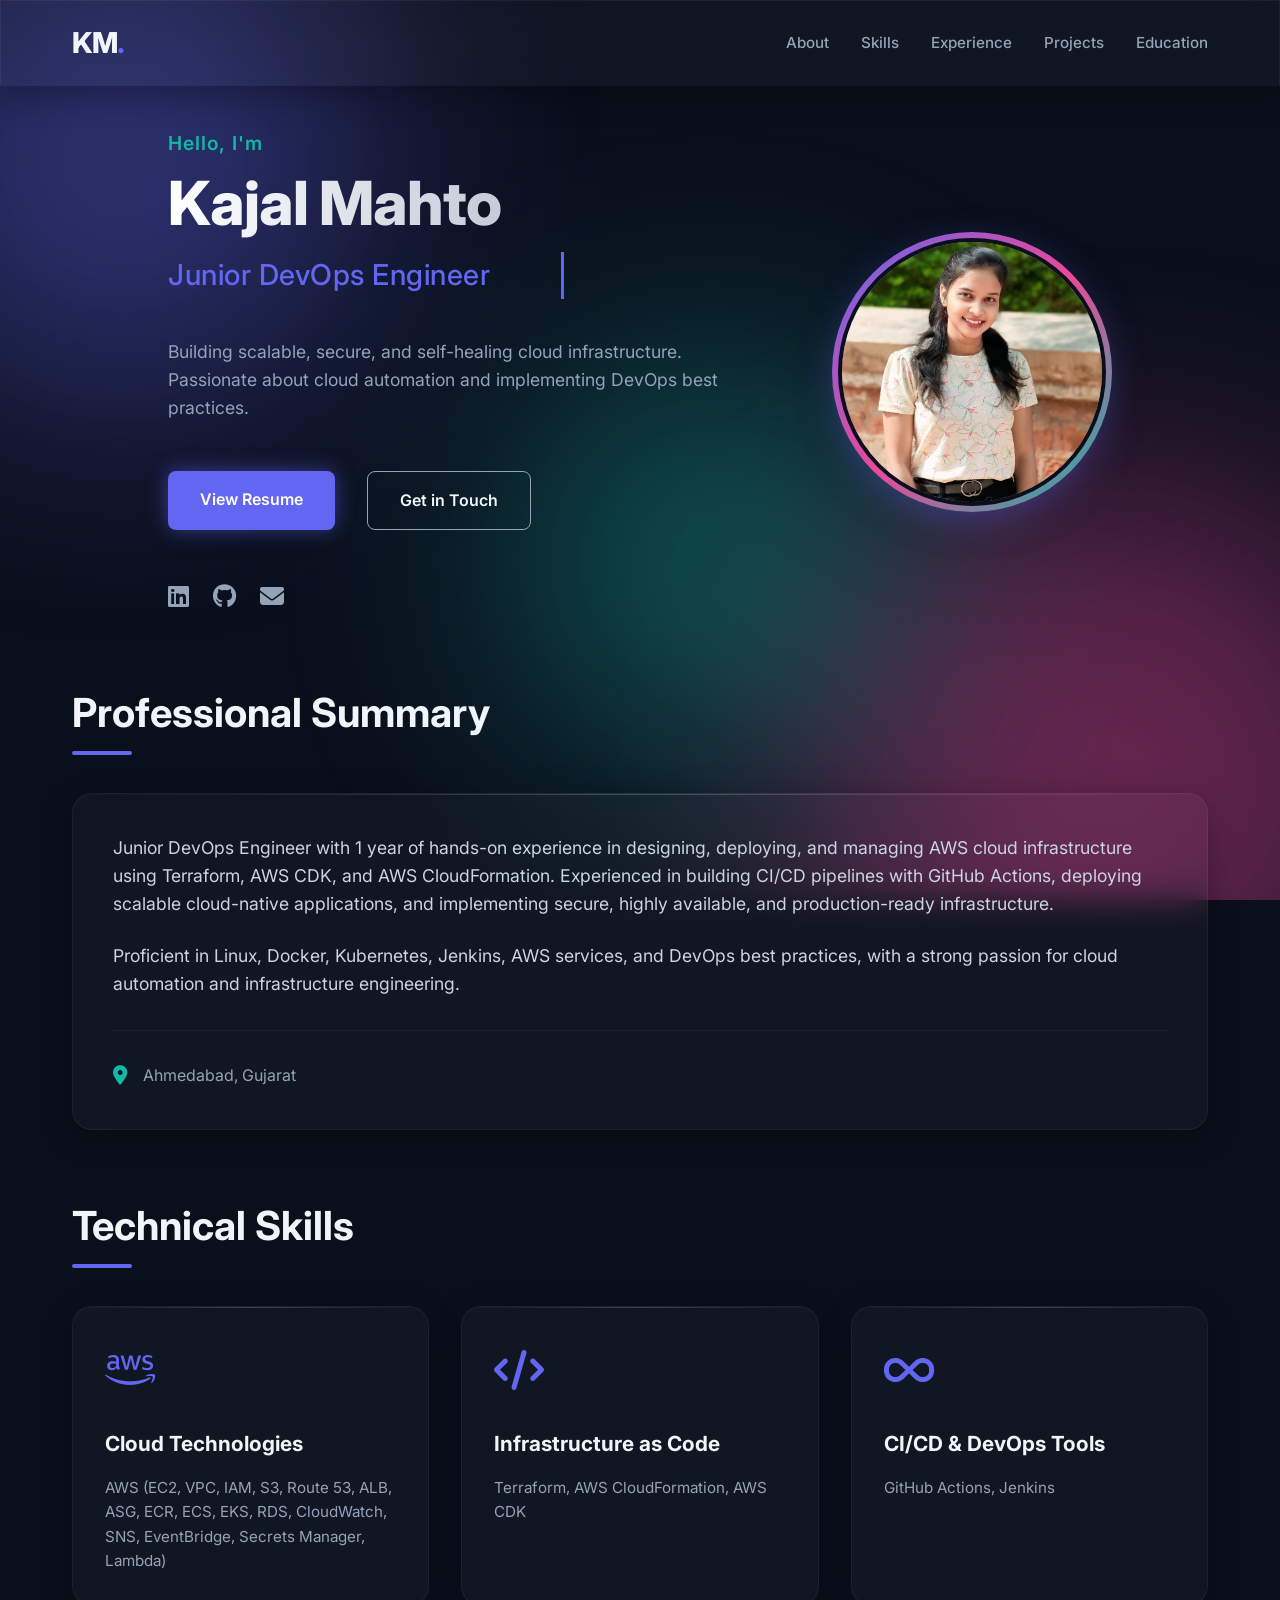
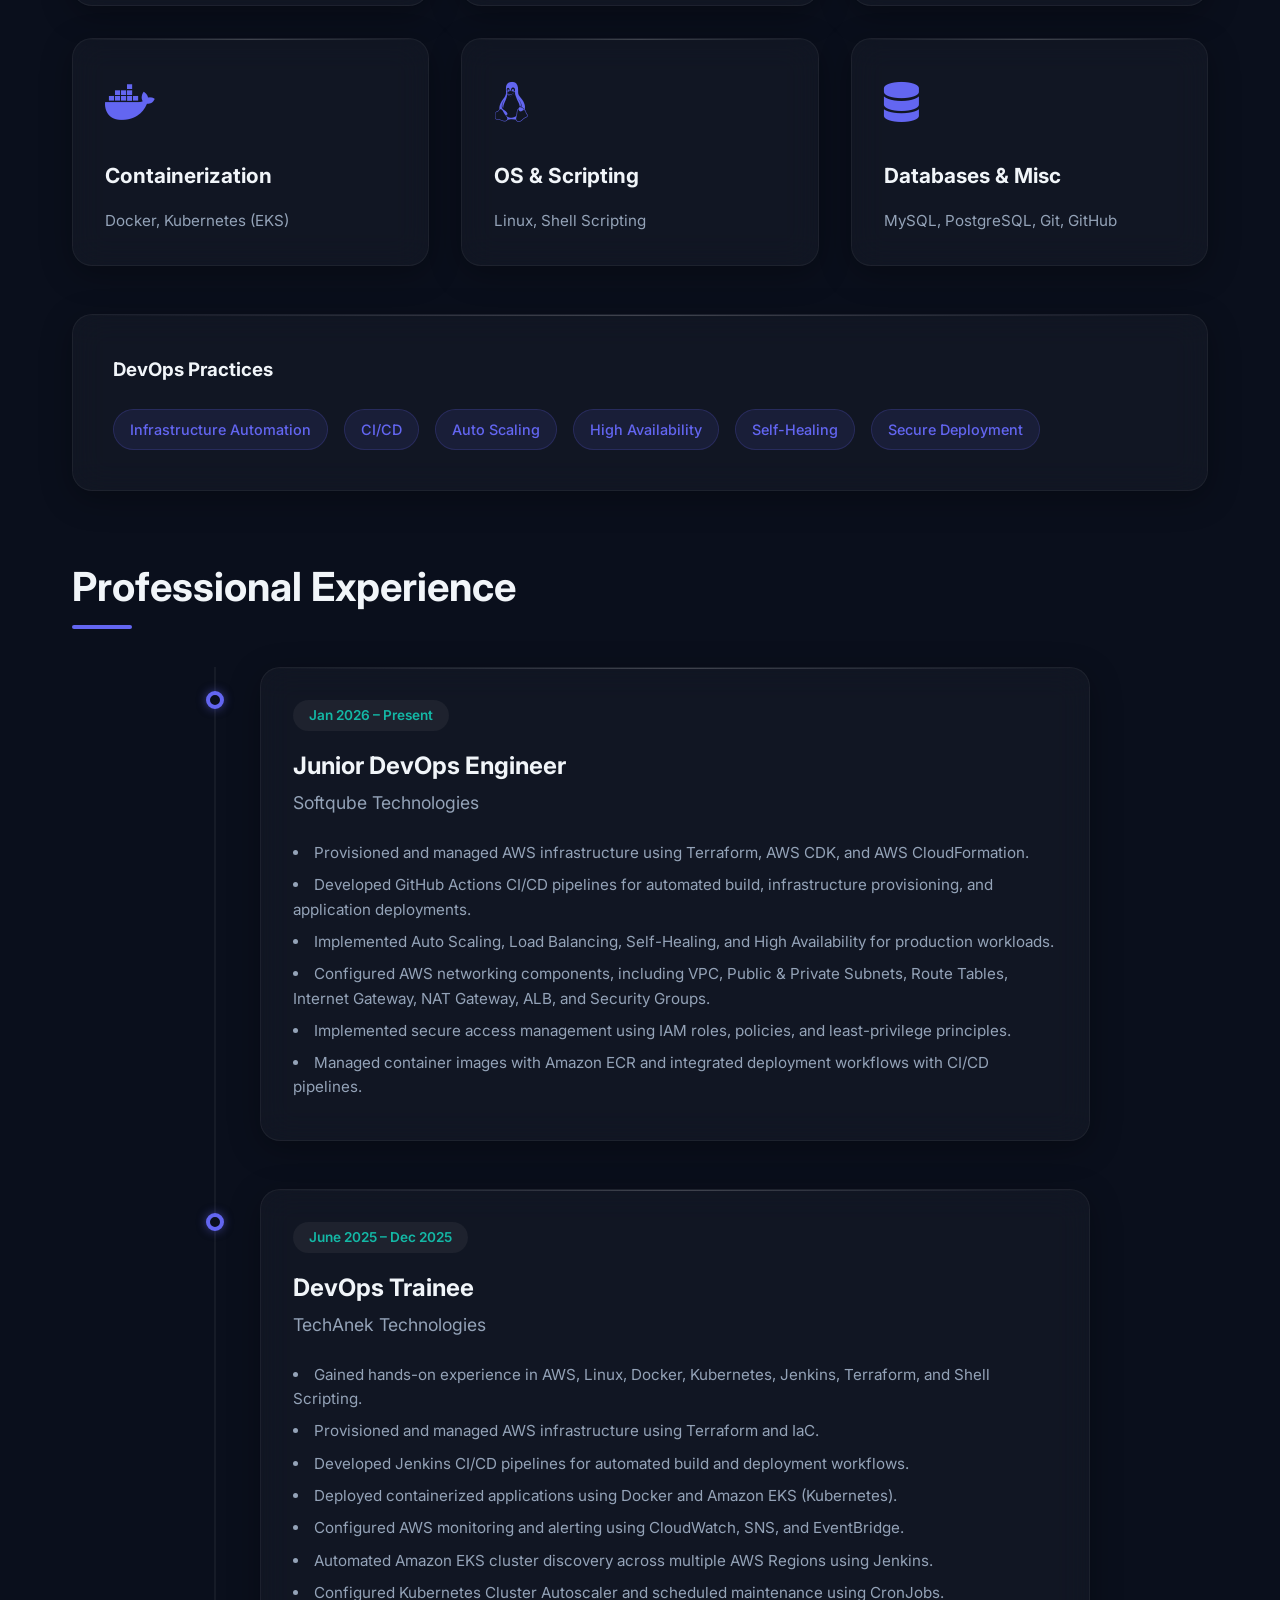
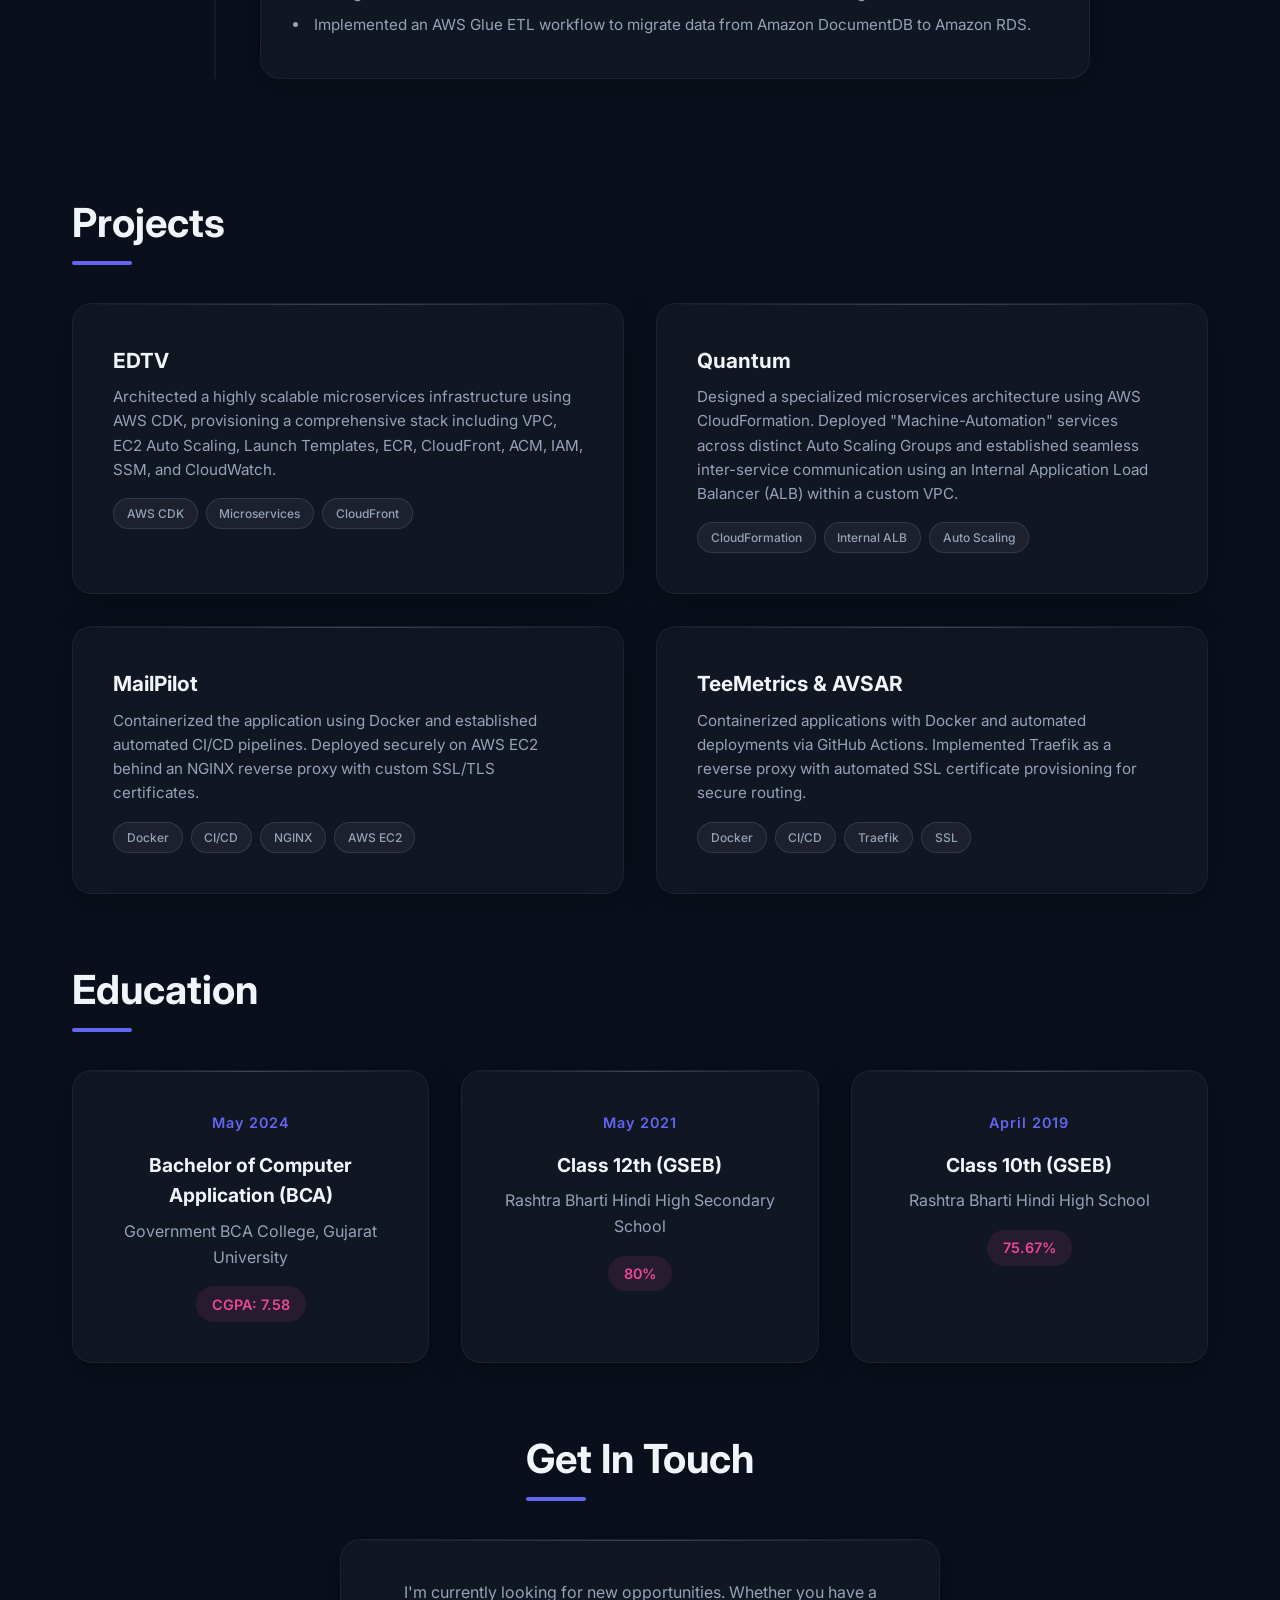
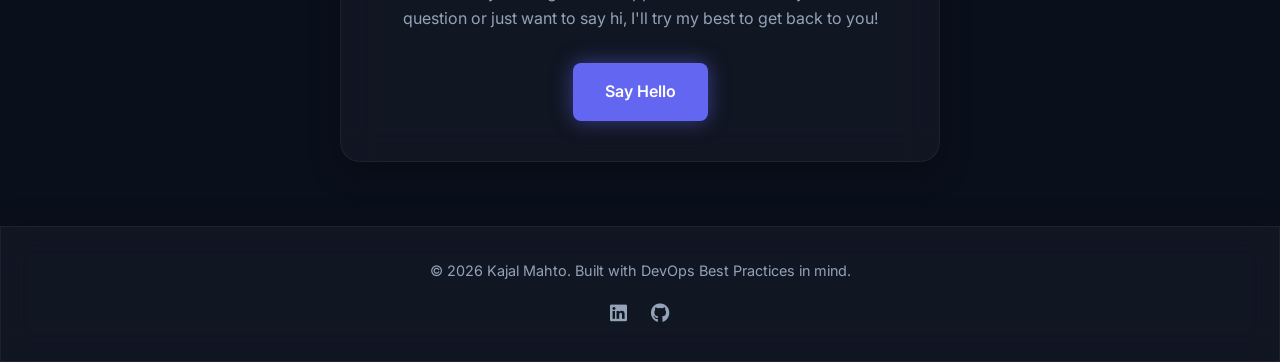
<file: PORT-WEBSITE/index.html>
<!DOCTYPE html>
<html lang="en">

<head>
    <meta charset="UTF-8">
    <meta name="viewport" content="width=device-width, initial-scale=1.0">
    <meta name="description" content="Kajal Mahto - Junior DevOps Engineer Portfolio">
    <title>Kajal Mahto | DevOps Engineer</title>
    <link rel="stylesheet" href="styles.css">
    <link rel="preconnect" href="https://fonts.googleapis.com">
    <link rel="preconnect" href="https://fonts.gstatic.com" crossorigin>
    <link href="https://fonts.googleapis.com/css2?family=Inter:wght@300;400;500;600;700;800&display=swap"
        rel="stylesheet">
    <link rel="stylesheet" href="https://cdnjs.cloudflare.com/ajax/libs/font-awesome/6.4.0/css/all.min.css">
</head>

<body>
    <div class="bg-shapes">
        <div class="shape shape-1"></div>
        <div class="shape shape-2"></div>
        <div class="shape shape-3"></div>
    </div>

    <nav class="navbar glass-nav">
        <div class="nav-content">
            <a href="#" class="logo">KM<span>.</span></a>
            <ul class="nav-links">
                <li><a href="#about">About</a></li>
                <li><a href="#skills">Skills</a></li>
                <li><a href="#experience">Experience</a></li>
                <li><a href="#projects">Projects</a></li>
                <li><a href="#education">Education</a></li>
            </ul>
            <div class="hamburger">
                <i class="fas fa-bars"></i>
            </div>
        </div>
    </nav>

    <main>
        <!-- Hero Section -->
        <section id="hero" class="hero-section">
            <div class="container hero-container">
                <div class="hero-content animate-up">
                    <p class="greeting">Hello, I'm</p>
                    <h1 class="glitch-text" data-text="Kajal Mahto">Kajal Mahto</h1>
                    <h2 class="role">Junior DevOps Engineer</h2>
                    <p class="hero-desc">Building scalable, secure, and self-healing cloud infrastructure. Passionate
                        about cloud automation and implementing DevOps best practices.</p>

                    <div class="hero-cta">
                        <a href="resume.pdf" target="_blank" class="btn btn-primary">View Resume</a>
                        <a href="#contact" class="btn btn-secondary">Get in Touch</a>
                    </div>

                    <div class="social-links">
                        <a href="https://www.linkedin.com/in/kajal-mahto-826006320" target="_blank"
                            aria-label="LinkedIn"><i class="fab fa-linkedin"></i></a>
                        <a href="https://github.com/kajalmahto" target="_blank" aria-label="GitHub"><i
                                class="fab fa-github"></i></a>
                        <a href="https://mail.google.com/mail/?view=cm&fs=1&to=kajal.mahto1318@gmail.com"
                            target="_blank" aria-label="Email" class="email-icon"><i class="fas fa-envelope"></i></a>
                    </div>
                </div>
                <div class="hero-image-wrapper animate-up" style="animation-delay: 0.2s;">
                    <img src="profile.jpg" alt="Kajal Mahto" class="hero-image">
                </div>
            </div>
        </section>

        <!-- About Section -->
        <section id="about" class="section">
            <div class="container">
                <h2 class="section-title animate-on-scroll">Professional Summary</h2>
                <div class="glass-card about-card animate-on-scroll">
                    <p>Junior DevOps Engineer with 1 year of hands-on experience in designing, deploying, and managing
                        AWS cloud infrastructure using Terraform, AWS CDK, and AWS CloudFormation. Experienced in
                        building CI/CD pipelines with GitHub Actions, deploying scalable cloud-native applications, and
                        implementing secure, highly available, and production-ready infrastructure.</p>
                    <p>Proficient in Linux, Docker, Kubernetes, Jenkins, AWS services, and DevOps best practices, with a
                        strong passion for cloud automation and infrastructure engineering.</p>

                    <div class="contact-info-grid mt-4">
                        <div class="info-item">
                            <i class="fas fa-map-marker-alt"></i>
                            <span>Ahmedabad, Gujarat</span>
                        </div>
                    </div>
                </div>
            </div>
        </section>

        <!-- Skills Section -->
        <section id="skills" class="section">
            <div class="container">
                <h2 class="section-title animate-on-scroll">Technical Skills</h2>
                <div class="skills-grid">

                    <div class="glass-card skill-card animate-on-scroll" style="--delay: 1">
                        <div class="skill-icon"><i class="fab fa-aws"></i></div>
                        <h3>Cloud Technologies</h3>
                        <p>AWS (EC2, VPC, IAM, S3, Route 53, ALB, ASG, ECR, ECS, EKS, RDS, CloudWatch, SNS, EventBridge,
                            Secrets Manager, Lambda)</p>
                    </div>

                    <div class="glass-card skill-card animate-on-scroll" style="--delay: 2">
                        <div class="skill-icon"><i class="fas fa-code"></i></div>
                        <h3>Infrastructure as Code</h3>
                        <p>Terraform, AWS CloudFormation, AWS CDK</p>
                    </div>

                    <div class="glass-card skill-card animate-on-scroll" style="--delay: 3">
                        <div class="skill-icon"><i class="fas fa-infinity"></i></div>
                        <h3>CI/CD & DevOps Tools</h3>
                        <p>GitHub Actions, Jenkins</p>
                    </div>

                    <div class="glass-card skill-card animate-on-scroll" style="--delay: 4">
                        <div class="skill-icon"><i class="fab fa-docker"></i></div>
                        <h3>Containerization</h3>
                        <p>Docker, Kubernetes (EKS)</p>
                    </div>

                    <div class="glass-card skill-card animate-on-scroll" style="--delay: 5">
                        <div class="skill-icon"><i class="fab fa-linux"></i></div>
                        <h3>OS & Scripting</h3>
                        <p>Linux, Shell Scripting</p>
                    </div>

                    <div class="glass-card skill-card animate-on-scroll" style="--delay: 6">
                        <div class="skill-icon"><i class="fas fa-database"></i></div>
                        <h3>Databases & Misc</h3>
                        <p>MySQL, PostgreSQL, Git, GitHub</p>
                    </div>
                </div>

                <div class="glass-card practices-card animate-on-scroll mt-5">
                    <h3>DevOps Practices</h3>
                    <div class="badges">
                        <span class="badge">Infrastructure Automation</span>
                        <span class="badge">CI/CD</span>
                        <span class="badge">Auto Scaling</span>
                        <span class="badge">High Availability</span>
                        <span class="badge">Self-Healing</span>
                        <span class="badge">Secure Deployment</span>
                    </div>
                </div>
            </div>
        </section>

        <!-- Experience Section -->
        <section id="experience" class="section">
            <div class="container">
                <h2 class="section-title animate-on-scroll">Professional Experience</h2>
                <div class="timeline">

                    <!-- Job 1 -->
                    <div class="timeline-item animate-on-scroll">
                        <div class="timeline-dot"></div>
                        <div class="glass-card timeline-content">
                            <span class="timeline-date">Jan 2026 – Present</span>
                            <h3 class="timeline-role">Junior DevOps Engineer</h3>
                            <h4 class="timeline-company">Softqube Technologies</h4>
                            <ul class="timeline-list">
                                <li>Provisioned and managed AWS infrastructure using Terraform, AWS CDK, and AWS
                                    CloudFormation.</li>
                                <li>Developed GitHub Actions CI/CD pipelines for automated build, infrastructure
                                    provisioning, and application deployments.</li>
                                <li>Implemented Auto Scaling, Load Balancing, Self-Healing, and High Availability for
                                    production workloads.</li>
                                <li>Configured AWS networking components, including VPC, Public & Private Subnets, Route
                                    Tables, Internet Gateway, NAT Gateway, ALB, and Security Groups.</li>
                                <li>Implemented secure access management using IAM roles, policies, and least-privilege
                                    principles.</li>
                                <li>Managed container images with Amazon ECR and integrated deployment workflows with
                                    CI/CD pipelines.</li>
                            </ul>
                        </div>
                    </div>

                    <!-- Job 2 -->
                    <div class="timeline-item animate-on-scroll">
                        <div class="timeline-dot"></div>
                        <div class="glass-card timeline-content">
                            <span class="timeline-date">June 2025 – Dec 2025</span>
                            <h3 class="timeline-role">DevOps Trainee</h3>
                            <h4 class="timeline-company">TechAnek Technologies</h4>
                            <ul class="timeline-list">
                                <li>Gained hands-on experience in AWS, Linux, Docker, Kubernetes, Jenkins, Terraform,
                                    and Shell Scripting.</li>
                                <li>Provisioned and managed AWS infrastructure using Terraform and IaC.</li>
                                <li>Developed Jenkins CI/CD pipelines for automated build and deployment workflows.</li>
                                <li>Deployed containerized applications using Docker and Amazon EKS (Kubernetes).</li>
                                <li>Configured AWS monitoring and alerting using CloudWatch, SNS, and EventBridge.</li>
                                <li>Automated Amazon EKS cluster discovery across multiple AWS Regions using Jenkins.
                                </li>
                                <li>Configured Kubernetes Cluster Autoscaler and scheduled maintenance using CronJobs.
                                </li>
                                <li>Implemented an AWS Glue ETL workflow to migrate data from Amazon DocumentDB to
                                    Amazon RDS.</li>
                            </ul>
                        </div>
                    </div>

                </div>
            </div>
        </section>

        <!-- Projects Section -->
        <section id="projects" class="section">
            <div class="container">
                <h2 class="section-title animate-on-scroll">Projects</h2>
                <div class="projects-grid">
                    <div class="glass-card project-card animate-on-scroll" style="--delay: 1">
                        <h3>EDTV</h3>
                        <p>Architected a highly scalable microservices infrastructure using AWS CDK, provisioning a comprehensive stack including VPC, EC2 Auto Scaling, Launch Templates, ECR, CloudFront, ACM, IAM, SSM, and CloudWatch.</p>
                        <div class="project-tags">
                            <span class="badge">AWS CDK</span>
                            <span class="badge">Microservices</span>
                            <span class="badge">CloudFront</span>
                        </div>
                    </div>
                    <div class="glass-card project-card animate-on-scroll" style="--delay: 2">
                        <h3>Quantum</h3>
                        <p>Designed a specialized microservices architecture using AWS CloudFormation. Deployed "Machine-Automation" services across distinct Auto Scaling Groups and established seamless inter-service communication using an Internal Application Load Balancer (ALB) within a custom VPC.</p>
                        <div class="project-tags">
                            <span class="badge">CloudFormation</span>
                            <span class="badge">Internal ALB</span>
                            <span class="badge">Auto Scaling</span>
                        </div>
                    </div>
                    <div class="glass-card project-card animate-on-scroll" style="--delay: 3">
                        <h3>MailPilot</h3>
                        <p>Containerized the application using Docker and established automated CI/CD pipelines. Deployed securely on AWS EC2 behind an NGINX reverse proxy with custom SSL/TLS certificates.</p>
                        <div class="project-tags">
                            <span class="badge">Docker</span>
                            <span class="badge">CI/CD</span>
                            <span class="badge">NGINX</span>
                            <span class="badge">AWS EC2</span>
                        </div>
                    </div>
                    <div class="glass-card project-card animate-on-scroll" style="--delay: 4">
                        <h3>TeeMetrics & AVSAR</h3>
                        <p>Containerized applications with Docker and automated deployments via GitHub Actions. Implemented Traefik as a reverse proxy with automated SSL certificate provisioning for secure routing.</p>
                        <div class="project-tags">
                            <span class="badge">Docker</span>
                            <span class="badge">CI/CD</span>
                            <span class="badge">Traefik</span>
                            <span class="badge">SSL</span>
                        </div>
                    </div>
                </div>
            </div>
        </section>

        <!-- Education Section -->
        <section id="education" class="section">
            <div class="container">
                <h2 class="section-title animate-on-scroll">Education</h2>
                <div class="education-grid">

                    <div class="glass-card edu-card animate-on-scroll">
                        <div class="edu-year">May 2024</div>
                        <h3>Bachelor of Computer Application (BCA)</h3>
                        <h4>Government BCA College, Gujarat University</h4>
                        <div class="edu-score">CGPA: 7.58</div>
                    </div>

                    <div class="glass-card edu-card animate-on-scroll">
                        <div class="edu-year">May 2021</div>
                        <h3>Class 12th (GSEB)</h3>
                        <h4>Rashtra Bharti Hindi High Secondary School</h4>
                        <div class="edu-score">80%</div>
                    </div>

                    <div class="glass-card edu-card animate-on-scroll">
                        <div class="edu-year">April 2019</div>
                        <h3>Class 10th (GSEB)</h3>
                        <h4>Rashtra Bharti Hindi High School</h4>
                        <div class="edu-score">75.67%</div>
                    </div>

                </div>
            </div>
        </section>

        <!-- Contact Section -->
        <section id="contact" class="section">
            <div class="container text-center">
                <h2 class="section-title animate-on-scroll">Get In Touch</h2>
                <div class="glass-card animate-on-scroll" style="max-width: 600px; margin: 0 auto;">
                    <p style="color: var(--text-muted); margin-bottom: 2rem;">I'm currently looking for new
                        opportunities. Whether you have a question or just want to say hi, I'll try my best to get back
                        to you!</p>
                    <a href="https://mail.google.com/mail/?view=cm&fs=1&to=kajal.mahto1318@gmail.com" target="_blank"
                        class="btn btn-primary">Say Hello</a>
                </div>
            </div>
        </section>

    </main>

    <footer class="footer glass-footer">
        <div class="container text-center">
            <p>&copy; 2026 Kajal Mahto. Built with DevOps Best Practices in mind.</p>
            <div class="footer-links">
                <a href="https://www.linkedin.com/in/kajal-mahto-826006320" target="_blank"><i
                        class="fab fa-linkedin"></i></a>
                <a href="https://github.com/kajalmahto" target="_blank"><i class="fab fa-github"></i></a>
            </div>
        </div>
    </footer>

    <script src="script.js"></script>
</body>

</html>
</file>
<file: PORT-WEBSITE/styles.css>
/* ==========================================================================
   Modern DevOps Portfolio CSS
   ========================================================================== */

   :root {
    /* Color Palette */
    --bg-dark: #0a0f1c;
    --bg-darker: #050811;
    --primary: #6366f1; /* Indigo */
    --primary-glow: rgba(99, 102, 241, 0.5);
    --secondary: #ec4899; /* Pink */
    --accent: #14b8a6; /* Teal */
    --text-main: #f1f5f9;
    --text-muted: #94a3b8;
    
    /* Glassmorphism */
    --glass-bg: rgba(255, 255, 255, 0.03);
    --glass-border: rgba(255, 255, 255, 0.05);
    --glass-shadow: 0 8px 32px 0 rgba(0, 0, 0, 0.3);
    
    /* Transitions */
    --transition-slow: 0.5s cubic-bezier(0.4, 0, 0.2, 1);
    --transition-fast: 0.2s ease;
}

* {
    margin: 0;
    padding: 0;
    box-sizing: border-box;
}

html {
    scroll-behavior: smooth;
}

body {
    font-family: 'Inter', sans-serif;
    background-color: var(--bg-dark);
    color: var(--text-main);
    line-height: 1.6;
    overflow-x: hidden;
    position: relative;
}

/* Background Animated Shapes */
.bg-shapes {
    position: fixed;
    top: 0;
    left: 0;
    width: 100vw;
    height: 100vh;
    z-index: -1;
    overflow: hidden;
    pointer-events: none;
}

.shape {
    position: absolute;
    border-radius: 50%;
    filter: blur(120px);
    opacity: 0.4;
    animation: float 20s infinite ease-in-out alternate;
}

.shape-1 {
    top: -10%;
    left: -10%;
    width: 500px;
    height: 500px;
    background: var(--primary);
    animation-delay: 0s;
}

.shape-2 {
    bottom: -20%;
    right: -10%;
    width: 600px;
    height: 600px;
    background: var(--secondary);
    animation-delay: -5s;
}

.shape-3 {
    top: 40%;
    left: 40%;
    width: 400px;
    height: 400px;
    background: var(--accent);
    animation-delay: -10s;
}

@keyframes float {
    0% { transform: translate(0, 0) scale(1); }
    100% { transform: translate(50px, 50px) scale(1.2); }
}

/* Container */
.container {
    max-width: 1200px;
    margin: 0 auto;
    padding: 0 2rem;
}

/* Glassmorphism Utilities */
.glass-nav, .glass-card, .glass-footer {
    background: var(--glass-bg);
    backdrop-filter: blur(16px);
    -webkit-backdrop-filter: blur(16px);
    border: 1px solid var(--glass-border);
    box-shadow: var(--glass-shadow);
}

.glass-card {
    border-radius: 20px;
    padding: 2.5rem;
    transition: transform var(--transition-fast), border-color var(--transition-fast);
    position: relative;
    overflow: hidden;
}

.glass-card::before {
    content: '';
    position: absolute;
    top: 0; left: 0; right: 0; height: 1px;
    background: linear-gradient(90deg, transparent, rgba(255,255,255,0.2), transparent);
}

.glass-card:hover {
    transform: translateY(-5px);
    border-color: rgba(99, 102, 241, 0.4);
    box-shadow: 0 10px 30px -10px var(--primary-glow);
}

/* Navigation */
.navbar {
    position: fixed;
    top: 0; left: 0; width: 100%;
    z-index: 1000;
    transition: padding var(--transition-fast);
}

.nav-content {
    display: flex;
    justify-content: space-between;
    align-items: center;
    max-width: 1200px;
    margin: 0 auto;
    padding: 1.2rem 2rem;
}

.logo {
    font-size: 1.8rem;
    font-weight: 800;
    color: var(--text-main);
    text-decoration: none;
    letter-spacing: -1px;
}

.logo span {
    color: var(--primary);
}

.nav-links {
    display: flex;
    gap: 2rem;
    list-style: none;
}

.nav-links a {
    color: var(--text-muted);
    text-decoration: none;
    font-weight: 500;
    transition: color var(--transition-fast);
    font-size: 0.95rem;
}

.nav-links a:hover {
    color: var(--primary);
}

.hamburger {
    display: none;
    cursor: pointer;
    font-size: 1.5rem;
}

/* Hero Section */
.hero-section {
    padding: 8rem 0 2rem 0;
    display: flex;
    align-items: center;
}

.hero-container {
    display: flex;
    align-items: center;
    justify-content: space-between;
    gap: 4rem;
    flex-wrap: wrap-reverse;
}

.hero-content {
    flex: 1;
    min-width: 300px;
    max-width: 650px;
}

.hero-image-wrapper {
    flex-shrink: 0;
    position: relative;
    width: 280px;
    height: 280px;
    border-radius: 50%;
    padding: 6px;
    background: linear-gradient(135deg, var(--primary), var(--secondary), var(--accent));
    animation: float-profile 6s ease-in-out infinite;
    box-shadow: 0 10px 40px -10px var(--primary-glow);
}

.hero-image {
    width: 100%;
    height: 100%;
    border-radius: 50%;
    object-fit: cover;
    border: 4px solid var(--bg-dark);
}

@keyframes float-profile {
    0%, 100% { transform: translateY(0); }
    50% { transform: translateY(-15px); }
}

.greeting {
    color: var(--accent);
    font-size: 1.2rem;
    font-weight: 600;
    margin-bottom: 0.5rem;
    letter-spacing: 1px;
}

h1 {
    font-size: clamp(2.2rem, 5vw, 3.8rem);
    font-weight: 800;
    line-height: 1.2;
    margin-bottom: 0.8rem;
    background: linear-gradient(to right, #ffffff, #94a3b8, #ffffff);
    background-size: 200% auto;
    -webkit-background-clip: text;
    -webkit-text-fill-color: transparent;
    animation: shine 5s linear infinite;
    letter-spacing: -1px;
}

@keyframes shine {
    to {
        background-position: 200% center;
    }
}



.role {
    font-size: clamp(1.2rem, 3vw, 1.8rem);
    color: var(--primary);
    font-weight: 500;
    margin-bottom: 2rem;
    letter-spacing: 0.5px;
    
    /* Typewriter animation */
    display: inline-block;
    overflow: hidden;
    white-space: nowrap;
    border-right: 3px solid var(--primary);
    width: 22ch;
    animation: typing 2s steps(22, end), blink-caret .75s step-end infinite;
}

@keyframes typing {
  from { width: 0 }
  to { width: 22ch }
}

@keyframes blink-caret {
  from, to { border-color: transparent }
  50% { border-color: var(--primary); }
}

.hero-desc {
    font-size: 1.1rem;
    color: var(--text-muted);
    max-width: 600px;
    margin-bottom: 3rem;
}

.btn {
    display: inline-block;
    padding: 1rem 2rem;
    border-radius: 8px;
    font-weight: 600;
    text-decoration: none;
    transition: all var(--transition-fast);
    cursor: pointer;
    border: none;
    font-size: 1rem;
}

.btn-primary {
    background: var(--primary);
    color: white;
    box-shadow: 0 0 20px var(--primary-glow);
}

.btn-primary:hover {
    background: #4f46e5;
    box-shadow: 0 0 30px var(--primary-glow);
    transform: translateY(-2px);
}

.btn-secondary {
    background: transparent;
    color: var(--text-main);
    border: 1px solid var(--text-muted);
    margin-left: 1rem;
}

.btn-secondary:hover {
    border-color: var(--text-main);
    background: rgba(255,255,255,0.05);
}

.hero-cta {
    display: flex;
    gap: 1rem;
    margin-bottom: 3rem;
}

.social-links {
    display: flex;
    gap: 1.5rem;
}

.social-links a {
    color: var(--text-muted);
    font-size: 1.5rem;
    transition: color var(--transition-fast), transform var(--transition-fast);
}

.social-links a:hover {
    color: var(--primary);
    transform: translateY(-3px);
}

/* Sections Common */
.section {
    padding: 2rem 0;
}

.section-title {
    font-size: 2.5rem;
    font-weight: 700;
    margin-bottom: 3rem;
    position: relative;
    display: inline-block;
}

.section-title::after {
    content: '';
    position: absolute;
    bottom: -10px;
    left: 0;
    width: 60px;
    height: 4px;
    background: var(--primary);
    border-radius: 2px;
}

.text-center { text-align: center; }
.text-center.section-title::after { left: 50%; transform: translateX(-50%); }

/* About Section */
.about-card p {
    margin-bottom: 1.5rem;
    font-size: 1.1rem;
    color: #cbd5e1;
}

.contact-info-grid {
    display: grid;
    grid-template-columns: repeat(auto-fit, minmax(200px, 1fr));
    gap: 1.5rem;
    margin-top: 2rem;
    border-top: 1px solid var(--glass-border);
    padding-top: 2rem;
}

.info-item {
    display: flex;
    align-items: center;
    gap: 1rem;
    color: var(--text-muted);
}

.info-item i {
    color: var(--accent);
    font-size: 1.2rem;
}

/* Skills Section */
.skills-grid {
    display: grid;
    grid-template-columns: repeat(auto-fit, minmax(300px, 1fr));
    gap: 2rem;
}

.skill-card {
    padding: 2rem;
    display: flex;
    flex-direction: column;
    gap: 1rem;
}

.skill-icon {
    font-size: 2.5rem;
    color: var(--primary);
    margin-bottom: 0.5rem;
}

.skill-card h3 {
    font-size: 1.3rem;
    color: var(--text-main);
}

.skill-card p {
    color: var(--text-muted);
    font-size: 0.95rem;
}

.mt-5 { margin-top: 3rem; }

.badges {
    display: flex;
    flex-wrap: wrap;
    gap: 1rem;
    margin-top: 1.5rem;
}

.badge {
    background: rgba(99, 102, 241, 0.1);
    color: var(--primary);
    padding: 0.5rem 1rem;
    border-radius: 30px;
    font-size: 0.9rem;
    font-weight: 500;
    border: 1px solid rgba(99, 102, 241, 0.2);
}

.center-badges {
    justify-content: center;
}

.lang-badge {
    background: rgba(20, 184, 166, 0.1);
    color: var(--accent);
    border-color: rgba(20, 184, 166, 0.2);
}

/* Experience Timeline */
.timeline {
    position: relative;
    max-width: 900px;
    margin: 0 auto;
}

.timeline::before {
    content: '';
    position: absolute;
    top: 0; left: 24px;
    height: 100%;
    width: 2px;
    background: var(--glass-border);
}

.timeline-item {
    position: relative;
    margin-bottom: 3rem;
    padding-left: 70px;
}

.timeline-dot {
    position: absolute;
    top: 24px; left: 16px;
    width: 18px; height: 18px;
    border-radius: 50%;
    background: var(--bg-dark);
    border: 4px solid var(--primary);
    box-shadow: 0 0 10px var(--primary-glow);
    z-index: 1;
}

.timeline-content {
    padding: 2rem;
}

.timeline-date {
    display: inline-block;
    padding: 0.3rem 1rem;
    background: rgba(255,255,255,0.05);
    border-radius: 20px;
    font-size: 0.85rem;
    color: var(--accent);
    margin-bottom: 1rem;
    font-weight: 600;
}

.timeline-role {
    font-size: 1.5rem;
    margin-bottom: 0.2rem;
}

.timeline-company {
    color: var(--text-muted);
    font-size: 1.1rem;
    font-weight: 400;
    margin-bottom: 1.5rem;
}

.timeline-projects {
    font-size: 0.95rem;
    margin-bottom: 1rem;
    color: #cbd5e1;
}

.timeline-projects strong {
    color: var(--secondary);
}

.timeline-list {
    list-style-position: inside;
    color: var(--text-muted);
    font-size: 0.95rem;
}

.timeline-list li {
    margin-bottom: 0.5rem;
}

/* Education */
.education-grid {
    display: grid;
    grid-template-columns: repeat(auto-fit, minmax(300px, 1fr));
    gap: 2rem;
}

.edu-card {
    text-align: center;
}

.edu-year {
    color: var(--primary);
    font-weight: 600;
    font-size: 0.9rem;
    margin-bottom: 1rem;
    letter-spacing: 1px;
}

.edu-card h3 {
    font-size: 1.2rem;
    margin-bottom: 0.5rem;
}

.edu-card h4 {
    color: var(--text-muted);
    font-weight: 400;
    font-size: 1rem;
    margin-bottom: 1rem;
}

.edu-score {
    display: inline-block;
    background: rgba(236, 72, 153, 0.1);
    color: var(--secondary);
    padding: 0.4rem 1rem;
    border-radius: 20px;
    font-size: 0.9rem;
    font-weight: 600;
}

/* Projects & Languages */
.languages-grid {
    display: grid;
    grid-template-columns: repeat(auto-fit, minmax(250px, 1fr));
    gap: 2rem;
    text-align: left;
}

.projects-grid {
    display: grid;
    grid-template-columns: repeat(2, 1fr);
    gap: 2rem;
    text-align: left;
}

.project-card h3, .lang-card h3 {
    font-size: 1.3rem;
    color: var(--text-main);
    margin-bottom: 0.5rem;
}

.project-card p, .lang-card p {
    color: var(--text-muted);
    font-size: 0.95rem;
}

.project-card strong {
    color: var(--primary);
}

/* Footer */
.footer {
    padding: 2rem 0;
    margin-top: 2rem;
}

.footer p {
    color: var(--text-muted);
    font-size: 0.9rem;
    margin-bottom: 1rem;
}

.footer-links {
    display: flex;
    justify-content: center;
    gap: 1.5rem;
}

.footer-links a {
    color: var(--text-muted);
    font-size: 1.2rem;
    transition: color var(--transition-fast);
}

.footer-links a:hover {
    color: var(--primary);
}

/* Animations */
.animate-on-scroll {
    opacity: 0;
    transform: translateY(30px);
    transition: opacity 0.8s ease, transform 0.8s ease;
}

.animate-on-scroll.is-visible {
    opacity: 1;
    transform: translateY(0);
}

/* Stagger delays for skills */
.skill-card {
    transition-delay: calc(var(--delay) * 100ms);
}

.animate-up {
    animation: slideUp 1s cubic-bezier(0.4, 0, 0.2, 1) forwards;
}

@keyframes slideUp {
    from { opacity: 0; transform: translateY(40px); }
    to { opacity: 1; transform: translateY(0); }
}

/* Custom Scrollbar */
::-webkit-scrollbar {
    width: 10px;
}
::-webkit-scrollbar-track {
    background: var(--bg-dark);
}
::-webkit-scrollbar-thumb {
    background: rgba(99, 102, 241, 0.5);
    border-radius: 5px;
}
::-webkit-scrollbar-thumb:hover {
    background: var(--primary);
}

/* Scroll Progress Bar */
.scroll-progress {
    position: fixed;
    top: 0;
    left: 0;
    height: 3px;
    background: linear-gradient(to right, var(--primary), var(--secondary), var(--accent));
    z-index: 1001;
    transition: width 0.1s ease;
}

/* Email Links */
.email-link {
    color: var(--text-main);
    text-decoration: none;
    transition: color var(--transition-fast);
}

.email-link:hover {
    color: var(--primary);
    text-decoration: underline;
}

/* Project Tags */
.project-tags {
    display: flex;
    gap: 0.5rem;
    flex-wrap: wrap;
    margin-top: 1rem;
}

.project-tags .badge {
    font-size: 0.75rem;
    padding: 0.3rem 0.8rem;
    background: rgba(255, 255, 255, 0.05);
    color: var(--text-muted);
    border: 1px solid rgba(255, 255, 255, 0.1);
}


/* Responsive */
@media (max-width: 768px) {
    .nav-links {
        display: none; /* Add JS toggle for mobile menu if needed */
    }
    .hamburger { display: block; }
    
    .hero-cta { flex-direction: column; }
    .btn-secondary { margin-left: 0; }
    
    h1 { font-size: 2.5rem; }
    
    .timeline::before { left: 15px; }
    .timeline-item { padding-left: 45px; }
    .timeline-dot { left: 7px; width: 14px; height: 14px; top: 28px; }
    
    .projects-grid {
        grid-template-columns: 1fr;
    }
}
</file>
